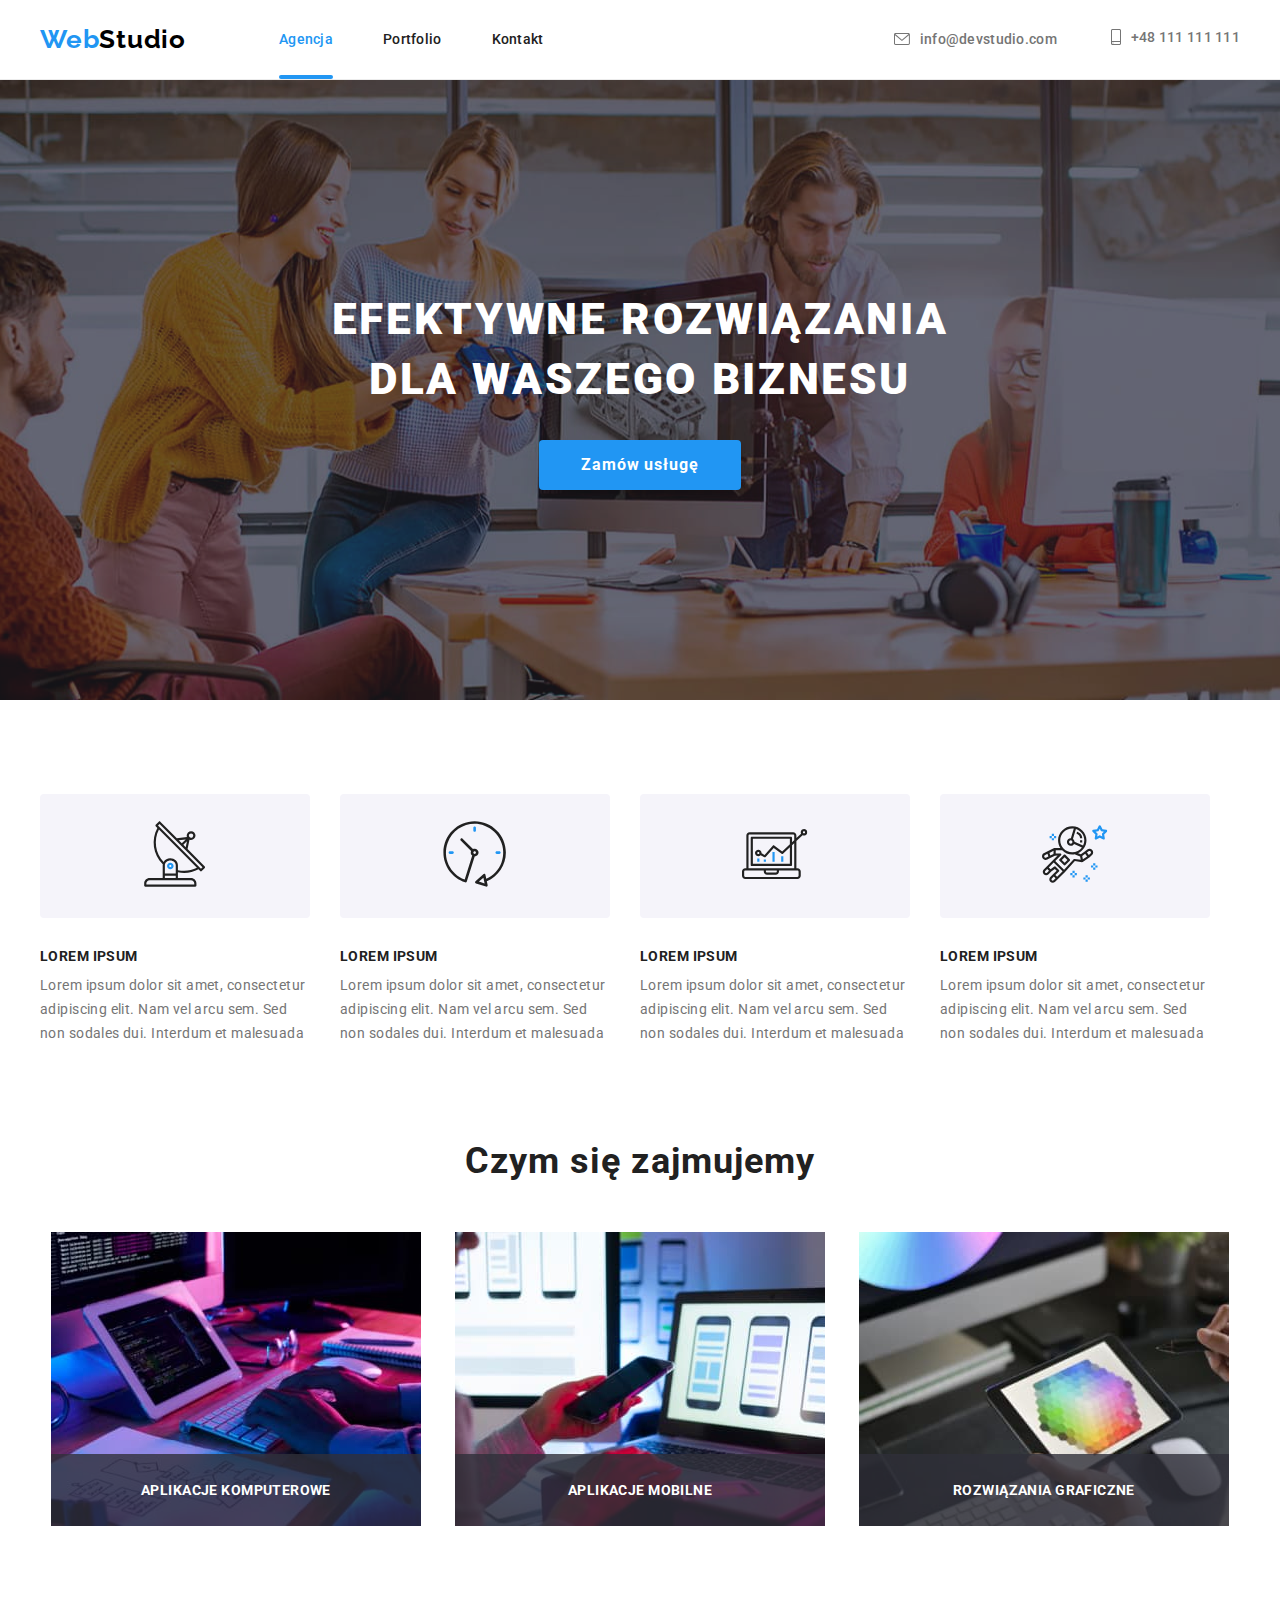
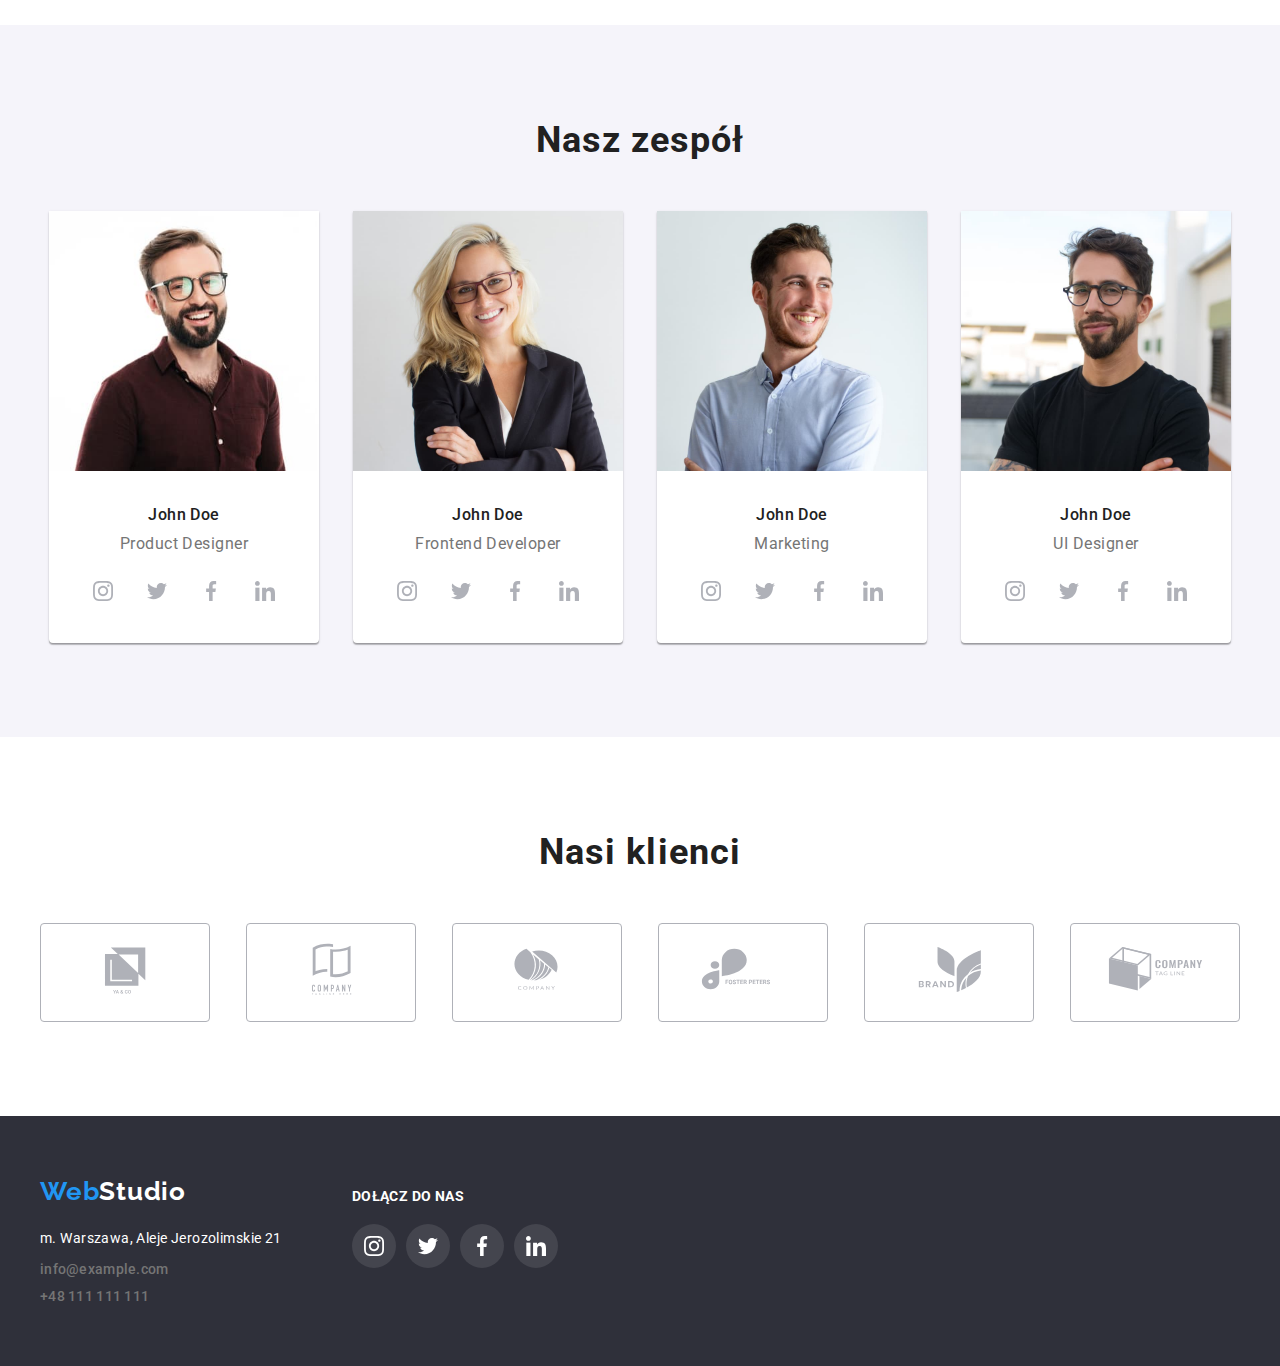
<file: index.html>
<!DOCTYPE html>
<html lang="pl">
  <head>
    <meta charset="UTF-8" />
    <meta http-equiv="X-UA-Compatible" content="IE=edge" />
    <meta name="viewport" content="width=device-width, initial-scale=1.0" />
    <link
      rel="stylesheet"
      href="https://cdnjs.cloudflare.com/ajax/libs/modern-normalize/1.1.0/modern-normalize.min.css"
    />
    <link rel="preconnect" href="https://fonts.googleapis.com" />
    <link rel="preconnect" href="https://fonts.gstatic.com" crossorigin />
    <link
      href="https://fonts.googleapis.com/css2?family=Raleway:wght@700&family=Roboto:wght@400;500;700;900&display=swap"
      rel="stylesheet"
    />
    <link rel="stylesheet" href="./css/styles.css" />
    <title>WebStudio</title>
  </head>

  <body>
    <header class="header">
      <div class="container container--header">
        <a href="./" class="header__logo"
          >Web<span class="header__studio">Studio</span></a
        >
        <nav class="header__nav-bar">
          <ul>
            <li class="li--horizontal header__li--padding-right">
              <a href="./" class="header__link header__link--active">Agencja</a>
            </li>
            <li class="li--horizontal header__li--padding-right">
              <a href="./portfolio.html" class="header__link">Portfolio</a>
            </li>
            <li class="li--horizontal">
              <a href="#" class="header__link">Kontakt</a>
            </li>
          </ul>
        </nav>
        <ul>
          <li class="li--horizontal header__contact--padding-right">
            <a href="mailto:info@devstudio.com" class="header__contact">
              <svg class="header__icon" width="16" height="12">
                <use href="./images/sprite.svg#icon-envelope"></use>
              </svg>
              info@devstudio.com</a
            >
          </li>
          <li class="li--horizontal">
            <a href="tel:+48111111111" class="header__contact"
              ><svg class="header__icon" width="10" height="16">
                <use href="./images/sprite.svg#icon-smartphone"></use>
              </svg>
              +48 111 111 111</a
            >
          </li>
        </ul>
      </div>
    </header>

    <main>
      <section class="section section--order">
        <div class="container container--column">
          <h1 class="order__h1">
            EFEKTYWNE ROZWIĄZANIA<br />
            DLA WASZEGO BIZNESU
          </h1>
          <button data-modal-open class="order__btn" type="button">
            Zamów usługę
          </button>
          <div data-modal class="backdrop is-hidden">
            <div class="modal">
              <button data-modal-close class="btn-close">
                <svg class="btn-close__icon">
                  <use href="./images/sprite.svg#btn-close"></use>
                </svg>
              </button>
            </div>
          </div>
        </div>
      </section>

      <section class="section">
        <div class="container">
          <ul class="articles__ul">
            <li class="li--horizontal articles__li articles__li--margin-right">
              <div class="articles__li-logo">
                <svg class="articles__li-icon-antenna">
                  <use href="./images/sprite.svg#icon-antenna"></use>
                </svg>
              </div>
              <h3 class="articles__h3">LOREM IPSUM</h3>
              <p class="articles__p articles__p">
                Lorem ipsum dolor sit amet, consectetur adipiscing elit. Nam vel
                arcu sem. Sed non sodales dui. Interdum et malesuada
              </p>
            </li>
            <li class="li--horizontal articles__li articles__li--margin-right">
              <div class="articles__li-logo">
                <svg class="articles__li-icon-antenna">
                  <use href="./images/sprite.svg#icon-clock"></use>
                </svg>
              </div>
              <h3 class="articles__h3">LOREM IPSUM</h3>
              <p class="articles__p articles__p">
                Lorem ipsum dolor sit amet, consectetur adipiscing elit. Nam vel
                arcu sem. Sed non sodales dui. Interdum et malesuada
              </p>
            </li>
            <li class="li--horizontal articles__li articles__li--margin-right">
              <div class="articles__li-logo">
                <svg class="articles__li-icon-antenna">
                  <use href="./images/sprite.svg#icon-diagram"></use>
                </svg>
              </div>
              <h3 class="articles__h3">LOREM IPSUM</h3>
              <p class="articles__p articles__p">
                Lorem ipsum dolor sit amet, consectetur adipiscing elit. Nam vel
                arcu sem. Sed non sodales dui. Interdum et malesuada
              </p>
            </li>
            <li class="li--horizontal articles__li">
              <div class="articles__li-logo">
                <svg class="articles__li-icon-antenna">
                  <use href="./images/sprite.svg#icon-astronaut"></use>
                </svg>
              </div>
              <h3 class="articles__h3">LOREM IPSUM</h3>
              <p class="articles__p">
                Lorem ipsum dolor sit amet, consectetur adipiscing elit. Nam vel
                arcu sem. Sed non sodales dui. Interdum et malesuada
              </p>
            </li>
          </ul>
        </div>
      </section>

      <section class="section section--no-padding-top">
        <div class="container container--column">
          <h2 class="what-we-do__h2">Czym się zajmujemy</h2>
          <ul>
            <li class="li--horizontal what-we-do__li--margin-right">
              <div class="what-we-do__item">
                <img
                  src="./images/img_1.jpg"
                  alt="Dobieranie palety kolorów"
                  height="294"
                  width="370"
                />
                <p class="what-we-do__item-description">
                  Aplikacje komputerowe
                </p>
              </div>
            </li>
            <li class="li--horizontal what-we-do__li--margin-right">
              <div class="what-we-do__item">
                <img
                  src="./images/img_2.jpg"
                  alt="Projektowanie interfejsu aplikacji mobilnej"
                  height="294"
                  width="370"
                />
                <p class="what-we-do__item-description">Aplikacje mobilne</p>
              </div>
            </li>
            <li class="li--horizontal">
              <div class="what-we-do__item">
                <img
                  src="./images/img_3.jpg"
                  alt="Dobieranie palety kolorów"
                  height="294"
                  width="370"
                />
                <p class="what-we-do__item-description">
                  Rozwiązania graficzne
                </p>
              </div>
            </li>
          </ul>
        </div>
      </section>

      <section class="section section--bg-accent1">
        <div class="container container--column">
          <h2 class="team__h2">Nasz zespół</h2>
          <ul>
            <li class="li--horizontal team__li--margin-right">
              <figure class="team__card">
                <img
                  src="./images/team_1.jpg"
                  alt="John Doe, Product Designer"
                  height="260"
                  width="270"
                />
                <figcaption>
                  <h3 class="team__h3">John Doe</h3>
                  <p class="team__p">Product Designer</p>
                  <div class="socials socials--team-padding">
                    <a
                      href="https://www.instagram.com/"
                      target="_blank"
                      rel="noopener noreferrer"
                      class="socials__link socials__link--team"
                    >
                      <svg class="socials__icon">
                        <use href="./images/sprite.svg#icon-instagram"></use>
                      </svg>
                    </a>
                    <a
                      href="https://twitter.com/"
                      target="_blank"
                      rel="noopener noreferrer"
                      class="socials__link socials__link--team"
                    >
                      <svg class="socials__icon">
                        <use href="./images/sprite.svg#icon-twitter"></use>
                      </svg>
                    </a>
                    <a
                      href="https://www.facebook.com/"
                      target="_blank"
                      rel="noopener noreferrer"
                      class="socials__link socials__link--team"
                    >
                      <svg class="socials__icon">
                        <use href="./images/sprite.svg#icon-facebook"></use>
                      </svg>
                    </a>
                    <a
                      href="https://www.linkedin.com/"
                      target="_blank"
                      rel="noopener noreferrer"
                      class="socials__link socials__link--team"
                    >
                      <svg class="socials__icon">
                        <use href="./images/sprite.svg#icon-linkedin"></use>
                      </svg>
                    </a>
                  </div>
                </figcaption>
              </figure>
            </li>
            <li class="li--horizontal team__li--margin-right">
              <figure class="team__card">
                <img
                  src="./images/team_2.jpg"
                  alt="John Doe, Frontend Developer"
                  height="260"
                  width="270"
                />
                <figcaption>
                  <h3 class="team__h3">John Doe</h3>
                  <p class="team__p">Frontend Developer</p>
                  <div class="socials socials--team-padding">
                    <a
                      href="https://www.instagram.com/"
                      target="_blank"
                      rel="noopener noreferrer"
                      class="socials__link socials__link--team"
                    >
                      <svg class="socials__icon">
                        <use href="./images/sprite.svg#icon-instagram"></use>
                      </svg>
                    </a>
                    <a
                      href="https://twitter.com/"
                      target="_blank"
                      rel="noopener noreferrer"
                      class="socials__link socials__link--team"
                    >
                      <svg class="socials__icon">
                        <use href="./images/sprite.svg#icon-twitter"></use>
                      </svg>
                    </a>
                    <a
                      href="https://www.facebook.com/"
                      target="_blank"
                      rel="noopener noreferrer"
                      class="socials__link socials__link--team"
                    >
                      <svg class="socials__icon">
                        <use href="./images/sprite.svg#icon-facebook"></use>
                      </svg>
                    </a>
                    <a
                      href="https://www.linkedin.com/"
                      target="_blank"
                      rel="noopener noreferrer"
                      class="socials__link socials__link--team"
                    >
                      <svg class="socials__icon">
                        <use href="./images/sprite.svg#icon-linkedin"></use>
                      </svg>
                    </a>
                  </div>
                </figcaption>
              </figure>
            </li>
            <li class="li--horizontal team__li--margin-right">
              <figure class="team__card">
                <img
                  src="./images/team_3.jpg"
                  alt="John Doe, Marketing"
                  height="260"
                  width="270"
                />
                <figcaption>
                  <h3 class="team__h3">John Doe</h3>
                  <p class="team__p">Marketing</p>
                  <div class="socials socials--team-padding">
                    <a
                      href="https://www.instagram.com/"
                      target="_blank"
                      rel="noopener noreferrer"
                      class="socials__link socials__link--team"
                    >
                      <svg class="socials__icon">
                        <use href="./images/sprite.svg#icon-instagram"></use>
                      </svg>
                    </a>
                    <a
                      href="https://twitter.com/"
                      target="_blank"
                      rel="noopener noreferrer"
                      class="socials__link socials__link--team"
                    >
                      <svg class="socials__icon">
                        <use href="./images/sprite.svg#icon-twitter"></use>
                      </svg>
                    </a>
                    <a
                      href="https://www.facebook.com/"
                      target="_blank"
                      rel="noopener noreferrer"
                      class="socials__link socials__link--team"
                    >
                      <svg class="socials__icon">
                        <use href="./images/sprite.svg#icon-facebook"></use>
                      </svg>
                    </a>
                    <a
                      href="https://www.linkedin.com/"
                      target="_blank"
                      rel="noopener noreferrer"
                      class="socials__link socials__link--team"
                    >
                      <svg class="socials__icon">
                        <use href="./images/sprite.svg#icon-linkedin"></use>
                      </svg>
                    </a>
                  </div>
                </figcaption>
              </figure>
            </li>
            <li class="li--horizontal">
              <figure class="team__card">
                <img
                  src="./images/team_4.jpg"
                  alt="John Doe, UI Designer"
                  height="260"
                  width="270"
                />
                <figcaption>
                  <h3 class="team__h3">John Doe</h3>
                  <p class="team__p">UI Designer</p>
                  <div class="socials socials--team-padding">
                    <a
                      href="https://www.instagram.com/"
                      target="_blank"
                      rel="noopener noreferrer"
                      class="socials__link socials__link--team"
                    >
                      <svg class="socials__icon">
                        <use href="./images/sprite.svg#icon-instagram"></use>
                      </svg>
                    </a>
                    <a
                      href="https://twitter.com/"
                      target="_blank"
                      rel="noopener noreferrer"
                      class="socials__link socials__link--team"
                    >
                      <svg class="socials__icon">
                        <use href="./images/sprite.svg#icon-twitter"></use>
                      </svg>
                    </a>
                    <a
                      href="https://www.facebook.com/"
                      target="_blank"
                      rel="noopener noreferrer"
                      class="socials__link socials__link--team"
                    >
                      <svg class="socials__icon">
                        <use href="./images/sprite.svg#icon-facebook"></use>
                      </svg>
                    </a>
                    <a
                      href="https://www.linkedin.com/"
                      target="_blank"
                      rel="noopener noreferrer"
                      class="socials__link socials__link--team"
                    >
                      <svg class="socials__icon">
                        <use href="./images/sprite.svg#icon-linkedin"></use>
                      </svg>
                    </a>
                  </div>
                </figcaption>
              </figure>
            </li>
          </ul>
        </div>
      </section>
      <section class="section">
        <div class="container container--column">
          <h3 class="clients__h2">Nasi klienci</h3>
          <div class="clients__list">
            <a
              href="./"
              target="_blank"
              rel="noopener noreferrer"
              class="clients__list-element"
              ><svg class="clients__logo">
                <use href="./images/sprite.svg#icon-logo1"></use>
              </svg>
            </a>
            <a
              href="./"
              target="_blank"
              rel="noopener noreferrer"
              class="clients__list-element"
              ><svg class="clients__logo">
                <use href="./images/sprite.svg#icon-logo2"></use>
              </svg>
            </a>
            <a
              href="./"
              target="_blank"
              rel="noopener noreferrer"
              class="clients__list-element"
              ><svg class="clients__logo">
                <use href="./images/sprite.svg#icon-logo3"></use>
              </svg>
            </a>
            <a
              href="./"
              target="_blank"
              rel="noopener noreferrer"
              class="clients__list-element"
              ><svg class="clients__logo">
                <use href="./images/sprite.svg#icon-logo4"></use>
              </svg>
            </a>
            <a
              href="./"
              target="_blank"
              rel="noopener noreferrer"
              class="clients__list-element"
              ><svg class="clients__logo">
                <use href="./images/sprite.svg#icon-logo5"></use>
              </svg>
            </a>
            <a
              href="./"
              target="_blank"
              rel="noopener noreferrer"
              class="clients__list-element"
              ><svg class="clients__logo">
                <use href="./images/sprite.svg#icon-logo6"></use>
              </svg>
            </a>
          </div>
        </div>
      </section>
    </main>

    <footer class="footer">
      <div class="container">
        <div class="footer__side">
          <a href="./" class="footer__logo"
            >Web<span class="footer__studio">Studio</span></a
          >
          <address class="footer__address">
            m. Warszawa, Aleje Jerozolimskie 21<br />
          </address>
          <ul class="ul--nostyle">
            <li class="footer__contact--margin">
              <a href="mailto:info@example.com" class="footer__contact"
                >info@example.com</a
              >
            </li>
            <li>
              <a href="tel:+48111111111" class="footer__contact"
                >+48 111 111 111</a
              >
            </li>
          </ul>
        </div>
        <div class="footer__side">
          <h3 class="footer__h3">Dołącz do nas</h3>
          <div class="socials">
            <a
              href="https://www.instagram.com/"
              target="_blank"
              rel="noopener noreferrer"
              class="socials__link socials__link--footer"
            >
              <svg class="socials__icon">
                <use href="./images/sprite.svg#icon-instagram"></use>
              </svg>
            </a>
            <a
              href="https://twitter.com/"
              target="_blank"
              rel="noopener noreferrer"
              class="socials__link socials__link--footer"
            >
              <svg class="socials__icon">
                <use href="./images/sprite.svg#icon-twitter"></use>
              </svg>
            </a>
            <a
              href="https://www.facebook.com/"
              target="_blank"
              rel="noopener noreferrer"
              class="socials__link socials__link--footer"
            >
              <svg class="socials__icon">
                <use href="./images/sprite.svg#icon-facebook"></use>
              </svg>
            </a>
            <a
              href="https://www.linkedin.com/"
              target="_blank"
              rel="noopener noreferrer"
              class="socials__link socials__link--footer"
            >
              <svg class="socials__icon">
                <use href="./images/sprite.svg#icon-linkedin"></use>
              </svg>
            </a>
          </div>
        </div>
      </div>
    </footer>
    <script src="./js/modal.js"></script>
  </body>
</html>
</file>
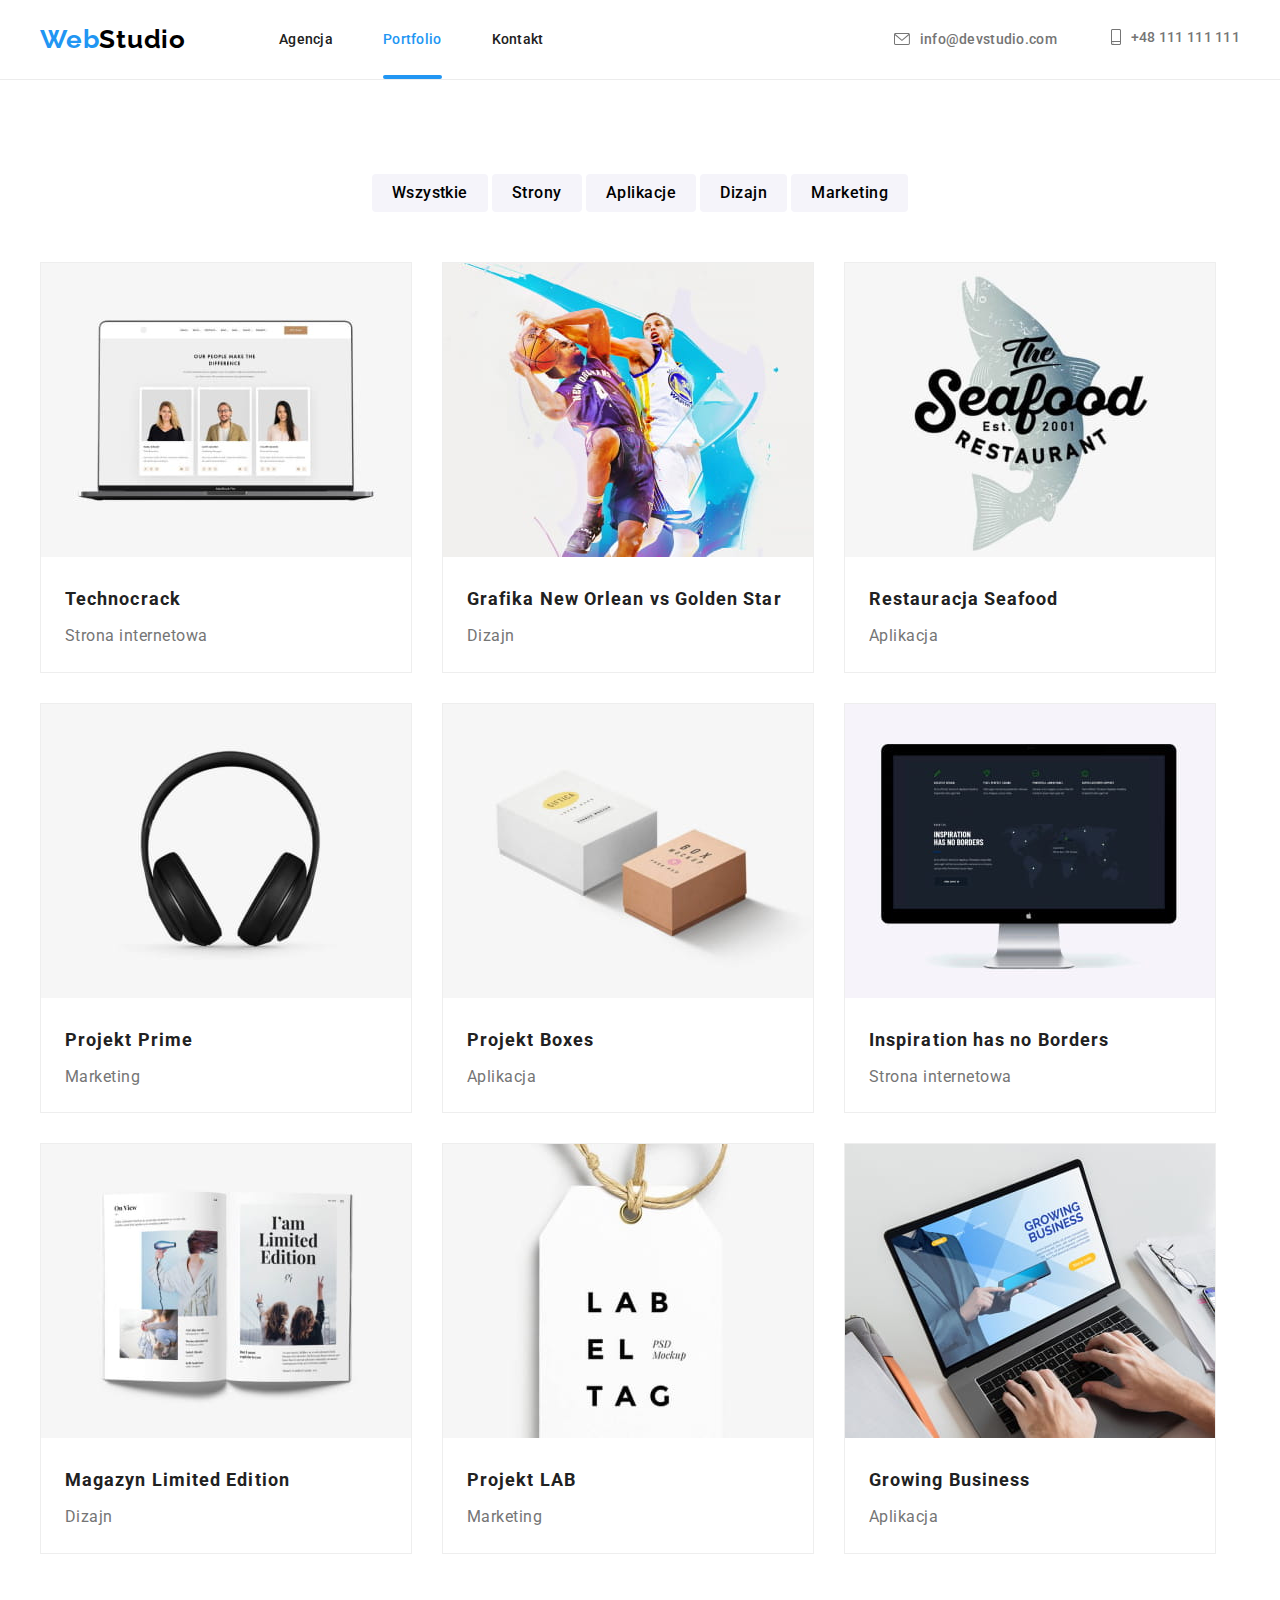
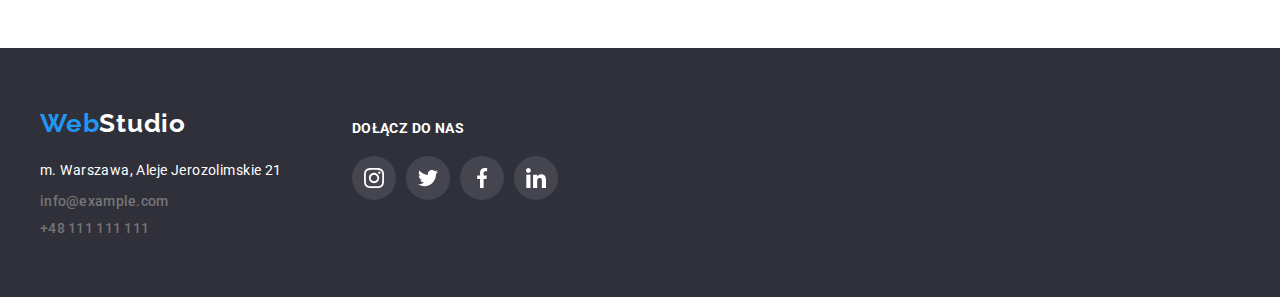
<file: portfolio.html>
<!DOCTYPE html>
<html lang="pl">
  <head>
    <meta charset="UTF-8" />
    <meta http-equiv="X-UA-Compatible" content="IE=edge" />
    <meta name="viewport" content="width=device-width, initial-scale=1.0" />
    <link
      rel="stylesheet"
      href="https://cdnjs.cloudflare.com/ajax/libs/modern-normalize/1.1.0/modern-normalize.min.css"
    />
    <link rel="preconnect" href="https://fonts.googleapis.com" />
    <link rel="preconnect" href="https://fonts.gstatic.com" crossorigin />
    <link
      href="https://fonts.googleapis.com/css2?family=Raleway:wght@700&family=Roboto:wght@400;500;700;900&display=swap"
      rel="stylesheet"
    />
    <link rel="stylesheet" href="./css/styles.css" />
    <title>WebStudio: Nasze projekty</title>
  </head>

  <body>
    <header class="header">
      <div class="container container--header">
        <a href="./" class="header__logo"
          >Web<span class="header__studio">Studio</span></a
        >
        <nav class="header__nav-bar">
          <ul>
            <li class="li--horizontal header__li--padding-right">
              <a href="./" class="header__link">Agencja</a>
            </li>
            <li class="li--horizontal header__li--padding-right">
              <a
                href="./portfolio.html"
                class="header__link header__link--active"
                >Portfolio</a
              >
            </li>
            <li class="li--horizontal">
              <a href="#" class="header__link">Kontakt</a>
            </li>
          </ul>
        </nav>
        <ul>
          <li class="li--horizontal header__contact--padding-right">
            <a href="mailto:info@devstudio.com" class="header__contact">
              <svg class="header__icon" width="16" height="12">
                <use href="./images/sprite.svg#icon-envelope"></use>
              </svg>
              info@devstudio.com</a
            >
          </li>
          <li class="li--horizontal">
            <a href="tel:+48111111111" class="header__contact"
              ><svg class="header__icon" width="10" height="16">
                <use href="./images/sprite.svg#icon-smartphone"></use>
              </svg>
              +48 111 111 111</a
            >
          </li>
        </ul>
      </div>
    </header>

    <main>
      <section class="section section--portfolio">
        <div class="container container--column">
          <ul class="portfolio__btns">
            <li class="li--horizontal">
              <button class="portfolio__btn" type="button">Wszystkie</button>
            </li>
            <li class="li--horizontal">
              <button class="portfolio__btn" type="button">Strony</button>
            </li>
            <li class="li--horizontal">
              <button class="portfolio__btn" type="button">Aplikacje</button>
            </li>
            <li class="li--horizontal">
              <button class="portfolio__btn" type="button">Dizajn</button>
            </li>
            <li class="li--horizontal">
              <button class="portfolio__btn" type="button">Marketing</button>
            </li>
          </ul>

          <ul class="container portfolio-grid ul--nostyle">
            <li class="portfolio-grid__card--li">
              <figure class="portfolio-grid__card">
                <div class="card-overlay">
                  Technocrack jest popularną platformą wykorzystywaną do
                  rozpowszechniania koronawirusa. Firmy wykorzystują tę
                  platformę do celów szpiegowskich i ataków na niezabezpieczone
                  serwery konkurencji
                </div>
                <img
                  src="./images/technocrack.jpg"
                  alt="Strona internetowa"
                  width="370"
                  height="294"
                />
                <figcaption>
                  <h3 class="portfolio__h3">Technocrack</h3>
                  <p class="portfolio__p">Strona internetowa</p>
                </figcaption>
              </figure>
            </li>
            <li class="portfolio-grid__card--li">
              <figure class="portfolio-grid__card">
                <div class="card-overlay">
                  Technocrack jest popularną platformą wykorzystywaną do
                  rozpowszechniania koronawirusa. Firmy wykorzystują tę
                  platformę do celów szpiegowskich i ataków na niezabezpieczone
                  serwery konkurencji
                </div>
                <img
                  src="./images/neworlean.jpg"
                  alt="Dwóch koszykarzy"
                  width="370"
                  height="294"
                />
                <figcaption>
                  <h3 class="portfolio__h3">
                    Grafika New Orlean vs Golden Star
                  </h3>
                  <p class="portfolio__p">Dizajn</p>
                </figcaption>
              </figure>
            </li>
            <li class="portfolio-grid__card--li">
              <figure class="portfolio-grid__card">
                <div class="card-overlay">
                  Technocrack jest popularną platformą wykorzystywaną do
                  rozpowszechniania koronawirusa. Firmy wykorzystują tę
                  platformę do celów szpiegowskich i ataków na niezabezpieczone
                  serwery konkurencji
                </div>
                <img
                  src="./images/seafood.jpg"
                  alt="Logo restauracji"
                  width="370"
                  height="294"
                />
                <figcaption>
                  <h3 class="portfolio__h3">Restauracja Seafood</h3>
                  <p class="portfolio__p">Aplikacja</p>
                </figcaption>
              </figure>
            </li>
            <li class="portfolio-grid__card--li">
              <figure class="portfolio-grid__card">
                <div class="card-overlay">
                  Technocrack jest popularną platformą wykorzystywaną do
                  rozpowszechniania koronawirusa. Firmy wykorzystują tę
                  platformę do celów szpiegowskich i ataków na niezabezpieczone
                  serwery konkurencji
                </div>
                <img
                  src="./images/prime.jpg"
                  alt="Słuchawki"
                  width="370"
                  height="294"
                />
                <figcaption>
                  <h3 class="portfolio__h3">Projekt Prime</h3>
                  <p class="portfolio__p">Marketing</p>
                </figcaption>
              </figure>
            </li>
            <li class="portfolio-grid__card--li">
              <figure class="portfolio-grid__card">
                <div class="card-overlay">
                  Technocrack jest popularną platformą wykorzystywaną do
                  rozpowszechniania koronawirusa. Firmy wykorzystują tę
                  platformę do celów szpiegowskich i ataków na niezabezpieczone
                  serwery konkurencji
                </div>
                <img
                  src="./images/boxes.jpg"
                  alt="Dwa pudełka"
                  width="370"
                  height="294"
                />
                <figcaption>
                  <h3 class="portfolio__h3">Projekt Boxes</h3>
                  <p class="portfolio__p">Aplikacja</p>
                </figcaption>
              </figure>
            </li>
            <li class="portfolio-grid__card--li">
              <figure class="portfolio-grid__card">
                <div class="card-overlay">
                  Technocrack jest popularną platformą wykorzystywaną do
                  rozpowszechniania koronawirusa. Firmy wykorzystują tę
                  platformę do celów szpiegowskich i ataków na niezabezpieczone
                  serwery konkurencji
                </div>
                <img
                  src="./images/borders.jpg"
                  alt="Strona internetowa"
                  width="370"
                  height="294"
                />
                <figcaption>
                  <h3 class="portfolio__h3">Inspiration has no Borders</h3>
                  <p class="portfolio__p">Strona internetowa</p>
                </figcaption>
              </figure>
            </li>
            <li class="portfolio-grid__card--li">
              <figure class="portfolio-grid__card">
                <div class="card-overlay">
                  Technocrack jest popularną platformą wykorzystywaną do
                  rozpowszechniania koronawirusa. Firmy wykorzystują tę
                  platformę do celów szpiegowskich i ataków na niezabezpieczone
                  serwery konkurencji
                </div>
                <img
                  src="./images/magazyn.jpg"
                  alt="Gazeta"
                  width="370"
                  height="294"
                />
                <figcaption>
                  <h3 class="portfolio__h3">Magazyn Limited Edition</h3>
                  <p class="portfolio__p">Dizajn</p>
                </figcaption>
              </figure>
            </li>
            <li class="portfolio-grid__card--li">
              <figure class="portfolio-grid__card">
                <div class="card-overlay">
                  Technocrack jest popularną platformą wykorzystywaną do
                  rozpowszechniania koronawirusa. Firmy wykorzystują tę
                  platformę do celów szpiegowskich i ataków na niezabezpieczone
                  serwery konkurencji
                </div>
                <img
                  src="./images/lab.jpg"
                  alt="Metka na sznurku"
                  width="370"
                  height="294"
                />
                <figcaption>
                  <h3 class="portfolio__h3">Projekt LAB</h3>
                  <p class="portfolio__p">Marketing</p>
                </figcaption>
              </figure>
            </li>
            <li class="portfolio-grid__card--li">
              <figure class="portfolio-grid__card">
                <div class="card-overlay">
                  Technocrack jest popularną platformą wykorzystywaną do
                  rozpowszechniania koronawirusa. Firmy wykorzystują tę
                  platformę do celów szpiegowskich i ataków na niezabezpieczone
                  serwery konkurencji
                </div>
                <img
                  src="./images/business.jpg"
                  alt="Praca przy komputerze"
                  width="370"
                  height="294"
                />
                <figcaption>
                  <h3 class="portfolio__h3">Growing Business</h3>
                  <p class="portfolio__p">Aplikacja</p>
                </figcaption>
              </figure>
            </li>
          </ul>
        </div>
      </section>
    </main>

    <footer class="footer">
      <div class="container">
        <div class="footer__side">
          <a href="./" class="footer__logo"
            >Web<span class="footer__studio">Studio</span></a
          >
          <address class="footer__address">
            m. Warszawa, Aleje Jerozolimskie 21<br />
          </address>
          <ul class="ul--nostyle">
            <li class="footer__contact--margin">
              <a href="mailto:info@example.com" class="footer__contact"
                >info@example.com</a
              >
            </li>
            <li>
              <a href="tel:+48111111111" class="footer__contact"
                >+48 111 111 111</a
              >
            </li>
          </ul>
        </div>
        <div class="footer__side">
          <h3 class="footer__h3">Dołącz do nas</h3>
          <div class="socials">
            <a
              href="https://www.instagram.com/"
              target="_blank"
              rel="noopener noreferrer"
              class="socials__link socials__link--footer"
            >
              <svg class="socials__icon">
                <use href="./images/sprite.svg#icon-instagram"></use>
              </svg>
            </a>
            <a
              href="https://twitter.com/"
              target="_blank"
              rel="noopener noreferrer"
              class="socials__link socials__link--footer"
            >
              <svg class="socials__icon">
                <use href="./images/sprite.svg#icon-twitter"></use>
              </svg>
            </a>
            <a
              href="https://www.facebook.com/"
              target="_blank"
              rel="noopener noreferrer"
              class="socials__link socials__link--footer"
            >
              <svg class="socials__icon">
                <use href="./images/sprite.svg#icon-facebook"></use>
              </svg>
            </a>
            <a
              href="https://www.linkedin.com/"
              target="_blank"
              rel="noopener noreferrer"
              class="socials__link socials__link--footer"
            >
              <svg class="socials__icon">
                <use href="./images/sprite.svg#icon-linkedin"></use>
              </svg>
            </a>
          </div>
        </div>
      </div>
    </footer>
  </body>
</html>
</file>
<file: css/styles.css>
:root {
  --active-element: #2196f3;
  --inactive-icon: #afb1b8;
  --bg-color-main: #fff;
  --bg-color-accent1: #f5f4fa;
  --bg-color-accent2: #2f303a;
  --second-font-color: #757575;
  --font-color: #212121;
}

/* == BLOCK == */

body {
  font-family: "Roboto", sans-serif;
  color: var(--font-color);
}
h1,
h2,
h3,
p,
ul,
figure {
  margin: 0;
  padding: 0;
  border: 0;
}

.container {
  display: flex;
  max-width: 1200px;
  width: 100%;
  margin: 0 auto;
}

.section {
  padding-top: 94px;
  padding-bottom: 94px;
}

.portfolio-grid {
  display: flex;
  flex-wrap: wrap;
  gap: 30px;
}

.header {
  background-color: var(--bg-color-main);
  border-bottom: 1px solid #ececec;
}

.footer {
  background-color: var(--bg-color-accent2);
}

.socials {
  display: flex;
  width: 100%;
  justify-content: center;
  gap: 10px;
}

.card-overlay {
  position: absolute;
  top: 0;
  bottom: 0;
  width: 100%;
  color: #fff;
  background-color: rgba(33, 150, 243, 0.9);
  font-family: "Roboto";
  font-style: normal;
  font-weight: 400;
  font-size: 1.125rem;
  line-height: 156%;
  letter-spacing: 0.03em;
  padding: 3.06rem 1.5rem;
  overflow: auto;
  transition: transform 250ms cubic-bezier(0.4, 0, 0.2, 1);
  transform: translateY(100%);
}

.backdrop {
  position: fixed;
  z-index: 1;
  top: 0;
  bottom: 0;
  right: 0;
  left: 0;
  background: rgba(0, 0, 0, 0.2);
  transition: opacity 250ms ease-in, visibility 250ms ease-in;
}

.is-hidden {
  pointer-events: none;
  opacity: 0;
  visibility: hidden;
}

.modal {
  display: flex;
  justify-content: flex-end;
  position: absolute;
  top: 50%;
  left: 50%;
  transform: translate(-50%, -50%);
  height: 581px;
  width: 528px;
  background-color: #fff;
  padding: 8px;
  box-shadow: 0px 1px 3px rgba(0, 0, 0, 0.12), 0px 1px 1px rgba(0, 0, 0, 0.14),
    0px 2px 1px rgba(0, 0, 0, 0.2);
  border-radius: 4px;
}

.btn-close {
  display: flex;
  justify-content: center;
  align-items: center;
  border: 1px solid rgba(0, 0, 0, 0.1);
  border-radius: 50%;
  background-color: #fff;
  color: #000;
  cursor: pointer;
  height: 30px;
  width: 30px;
  transition: background-color 250ms cubic-bezier(0.4, 0, 0.2, 1),
    color 250ms cubic-bezier(0.4, 0, 0.2, 1);
}

.btn-close:focus,
.btn-close:hover {
  background-color: var(--active-element);
  color: #fff;
}

/* == ELEMENT == */

.header__studio {
  color: #000;
}

.header__link {
  font-size: 14px;
  line-height: 1.15;
  font-weight: 500;
  letter-spacing: 0.02em;
  color: var(--font-color);
  text-decoration: none;
  transition: color 250ms cubic-bezier(0.4, 0, 0.2, 1);
}

.header__link:focus,
.header__link:hover {
  color: var(--active-element);
}

.header__contact {
  display: flex;
  align-items: center;
  font-size: 14px;
  line-height: 1.15;
  font-weight: 500;
  letter-spacing: 0.02em;
  color: var(--second-font-color);
  text-decoration: none;
  transition: color 250ms cubic-bezier(0.4, 0, 0.2, 1);
}

.header__contact:focus,
.header__contact:hover {
  color: var(--active-element);
}

.header__nav-bar {
  justify-self: flex-start;
  flex-grow: 2;
}

.header__logo {
  font-family: "Raleway";
  font-weight: 700;
  font-size: 26px;
  line-height: 1.2;
  letter-spacing: 0.03em;
  color: var(--active-element);
  text-decoration: none;
  margin-right: 93px;
}

.order__h1 {
  font-size: 44px;
  line-height: 1.36;
  font-weight: 900;
  letter-spacing: 0.06em;
  color: #fff;
  text-align: center;
  margin-top: 116px;
}

.order__btn {
  font-size: 16px;
  line-height: 1.88;
  font-weight: 700;
  letter-spacing: 0.06em;
  color: #fff;
  background-color: var(--active-element);
  box-shadow: 0px 4px 4px rgba(0, 0, 0, 0.15);
  border-style: none;
  border-radius: 4px;
  padding: 10px 42px;
  margin-bottom: 116px;
  margin-top: 30px;
  transition: background-color 250ms cubic-bezier(0.4, 0, 0.2, 1),
    box-shadow 250ms cubic-bezier(0.4, 0, 0.2, 1);
}

.order__btn:hover,
.order__btn:focus {
  cursor: pointer;
  background-color: #42a8fc;
  box-shadow: 0px 4px 4px rgba(0, 0, 0, 0.15);
}

.order__btn:active {
  cursor: pointer;
  background-color: var(--active-element);
  box-shadow: inset 0px 0px 5px 4px rgba(0, 0, 0, 0.15),
    0px 4px 4px rgba(0, 0, 0, 0.15);
}

.articles__h3 {
  font-size: 14px;
  line-height: 1.15;
  font-weight: 700;
  letter-spacing: 0.03em;
  margin-bottom: 10px;
}

.articles__p {
  font-size: 14px;
  line-height: 1.71;
  letter-spacing: 0.03em;
  color: var(--second-font-color);
  max-width: 270px;
}

.what-we-do__h2 {
  font-size: 36px;
  line-height: 1.17;
  font-weight: 700;
  letter-spacing: 0.03em;
  margin-bottom: 50px;
}

.team__h2 {
  font-size: 36px;
  line-height: 1.17;
  font-weight: 700;
  letter-spacing: 0.03em;
  margin-bottom: 50px;
}

.team__card {
  background: #ffffff;
  box-shadow: 0px 1px 3px rgba(0, 0, 0, 0.12), 0px 1px 1px rgba(0, 0, 0, 0.14),
    0px 2px 1px rgba(0, 0, 0, 0.2);
  border-radius: 0px 0px 4px 4px;
}

.team__h3 {
  font-size: 16px;
  line-height: 1.19;
  font-weight: 500;
  letter-spacing: 0.03em;
  text-align: center;
  padding-top: 30px;
  padding-bottom: 10px;
}

.team__p {
  font-size: 16px;
  line-height: 1.19;
  color: var(--second-font-color);
  letter-spacing: 0.03em;
  text-align: center;
}

.footer__logo {
  font-family: "Raleway";
  font-weight: 700;
  font-size: 26px;
  line-height: 1.2;
  letter-spacing: 0.03em;
  color: var(--active-element);
  text-decoration: none;
  margin-bottom: 20px;
}

.footer__studio {
  color: #fff;
}

.footer__address {
  font-size: 14px;
  line-height: 1.71;
  font-style: normal;
  letter-spacing: 0.03em;
  color: #fff;
  margin-top: 20px;
}

.footer__contact {
  font-size: 14px;
  line-height: 1.15;
  font-weight: 500;
  letter-spacing: 0.02em;
  color: var(--second-font-color);
  text-decoration: none;
  transition: color 250ms cubic-bezier(0.4, 0, 0.2, 1);
}

.footer__contact:focus,
.footer__contact:hover {
  color: var(--active-element);
}

.portfolio__btns {
  margin-bottom: 50px;
}

.portfolio__btn {
  font-size: 16px;
  line-height: 1.62;
  font-weight: 500;
  letter-spacing: 0.03em;
  background: #f5f4fa;
  border-style: none;
  border-radius: 4px;
  padding: 6px 20px;
  transition: background-color 250ms cubic-bezier(0.4, 0, 0.2, 1),
    color 250ms cubic-bezier(0.4, 0, 0.2, 1),
    box-shadow 250ms cubic-bezier(0.4, 0, 0.2, 1);
}

.portfolio__btn:focus,
.portfolio__btn:hover {
  background-color: var(--active-element);
  color: #fff;
  cursor: pointer;
  box-shadow: 0px 3px 1px rgba(0, 0, 0, 0.1), 0px 1px 2px rgba(0, 0, 0, 0.08),
    0px 2px 2px rgba(0, 0, 0, 0.12);
}

.portfolio__btn:active {
  opacity: 0.8;
  box-shadow: inset 0px 4px 4px rgba(0, 0, 0, 0.15),
    0px 3px 1px rgba(0, 0, 0, 0.1), 0px 1px 2px rgba(0, 0, 0, 0.08),
    0px 2px 2px rgba(0, 0, 0, 0.12);
}

.portfolio-grid__card {
  position: relative;
  overflow: hidden;
  background: #ffffff;
  border: 1px solid #eeeeee;
  transition: box-shadow 250ms cubic-bezier(0.4, 0, 0.2, 1);
}

.portfolio-grid__card:hover,
.portfolio-grid__card:focus {
  box-shadow: 0px 1px 1px rgba(0, 0, 0, 0.12), 0px 4px 4px rgba(0, 0, 0, 0.06),
    1px 4px 6px rgba(0, 0, 0, 0.16);
}

.portfolio-grid__card:focus .card-overlay,
.portfolio-grid__card:hover .card-overlay {
  transform: translateY(0);
}

.portfolio__h3 {
  position: relative;
  background-color: #fff;
  font-size: 18px;
  line-height: 2;
  font-weight: 700;
  letter-spacing: 0.06em;
  padding-top: 20px;
  padding-bottom: 4px;
  padding-left: 24px;
}

.portfolio__p {
  position: relative;
  background-color: #fff;
  font-size: 16px;
  line-height: 1.88;
  color: var(--second-font-color);
  letter-spacing: 0.03em;
  padding-bottom: 20px;
  padding-left: 24px;
}

.articles__li {
  display: flex;
  flex-direction: column;
}

.articles__li-logo {
  background: #f5f4fa;
  border-radius: 4px;
  margin-bottom: 30px;
}

.articles__ul {
  display: flex;
}

.articles__li-icon-antenna {
  width: 65.32px;
  height: 70px;
  margin: 25px 102.34px;
}

.articles__li-icon-clock {
  width: 66.96px;
  height: 70px;
  margin: 25px 101.54px 25px 101.5px;
}

.articles__li-icon-diagram {
  width: 70px;
  height: 53.69px;
  margin: 33.2px 100px 33.11px 100px;
}

.articles__li-icon-astronaut {
  width: 54.83px;
  height: 60.66px;
  margin: 30.23px 115.17px 29.11px 100px;
}

.socials__link {
  width: 44px;
  height: 44px;
  display: flex;
  justify-content: center;
  align-items: center;
  border-radius: 50%;
}

.socials__icon {
  width: 20px;
  height: 20px;
}

.clients__list {
  display: flex;
  width: 100%;
  justify-content: space-between;
  margin-top: 50px;
}

.clients__list-element {
  width: 170px;
  border: 1px solid var(--inactive-icon);
  border-radius: 4px;
  color: var(--inactive-icon);
  transition: border 250ms cubic-bezier(0.4, 0, 0.2, 1),
    color 250ms cubic-bezier(0.4, 0, 0.2, 1);
}

.clients__list-element:hover,
.clients__list-element:focus {
  border: 1px solid var(--active-element);
  color: var(--active-element);
}

.clients__h2 {
  font-family: "Roboto";
  font-style: normal;
  font-weight: 700;
  font-size: 36px;
  line-height: 42px;
  text-align: center;
  letter-spacing: 0.03em;
}

.clients__logo {
  width: 106px;
  height: 60px;
  margin: 16px 32px;
}

.header__icon {
  margin-right: 10px;
}

.footer__side {
  flex-direction: column;
  padding: 60px 0;
  margin-right: 70px;
}

.footer__h3 {
  font-family: "Roboto";
  font-style: normal;
  font-weight: 700;
  font-size: 14px;
  line-height: 16px;
  letter-spacing: 0.03em;
  text-transform: uppercase;
  color: #ffffff;
  padding-top: 12px;
  margin-bottom: 20px;
}

.what-we-do__item {
  position: relative;
  display: flex;
}

.what-we-do__item-description {
  position: absolute;
  left: 0;
  bottom: 0;
  right: 0;
  font-family: "Roboto";
  font-style: normal;
  font-weight: 700;
  font-size: 0.875rem;
  line-height: 1rem;
  text-align: center;
  letter-spacing: 0.03em;
  text-transform: uppercase;
  padding: 2em 0;
  color: #fff;
  background: rgba(47, 48, 58, 0.8);
}

.btn-close__icon {
  width: 11px;
  height: 11px;
}

/* == MODIFIER == */

.container--header {
  justify-content: space-between;
  align-items: center;
  padding-top: 24px;
  padding-bottom: 24px;
}

.li--horizontal {
  display: inline-block;
}

.header__contact--padding-right {
  margin-right: 50px;
}

.header__li--padding-right {
  margin-right: 46px;
}

.section--order {
  background-color: var(--bg-color-accent2);
  background-image: url("../images/overlay.png"),
    url("../images/background-img.jpg");
  background-position: 50% 50%, 50% 50%;
  background-size: 1600px 100%, 1600px 100%;
  background-repeat: no-repeat, no-repeat;
}

.section--no-padding-top {
  padding-top: 0px;
}

.what-we-do__li--margin-right {
  margin-right: 30px;
}

.container--column {
  flex-direction: column;
  align-items: center;
}

.section--bg-accent1 {
  background-color: var(--bg-color-accent1);
}

.team__li--margin-right {
  margin-right: 30px;
}

.ul--nostyle {
  list-style: none;
}

.footer__contact--margin {
  margin: 9px 0;
}

.portfolio-grid__card--li {
  flex-basis: calc((100% - 90px) / 3);
}

.articles__li--margin-right {
  margin-right: 30px;
}

.socials--team-padding {
  padding-top: 16px;
  padding-bottom: 30px;
}

.socials__link--team {
  color: var(--inactive-icon);
  transition: background-color 250ms cubic-bezier(0.4, 0, 0.2, 1),
    color 250ms cubic-bezier(0.4, 0, 0.2, 1);
}

.socials__link--team:hover,
.socials__link--team:focus {
  background-color: var(--active-element);
  color: #fff;
}

.socials__link--footer {
  background: rgba(255, 255, 255, 0.1);
  color: #fff;
  transition: background 250ms cubic-bezier(0.4, 0, 0.2, 1);
}

.socials__link--footer:hover,
.socials__link--footer:focus {
  background-color: var(--active-element);
}

.header__link--active {
  position: relative;
  color: var(--active-element);
}

.header__link--active::after {
  content: "";
  position: absolute;
  left: 0;
  bottom: 0;
  height: 4px;
  width: 100%;
  border-radius: 2px;
  background-color: var(--active-element);
  transform: translateY(32px);
  pointer-events: none;
}
</file>
